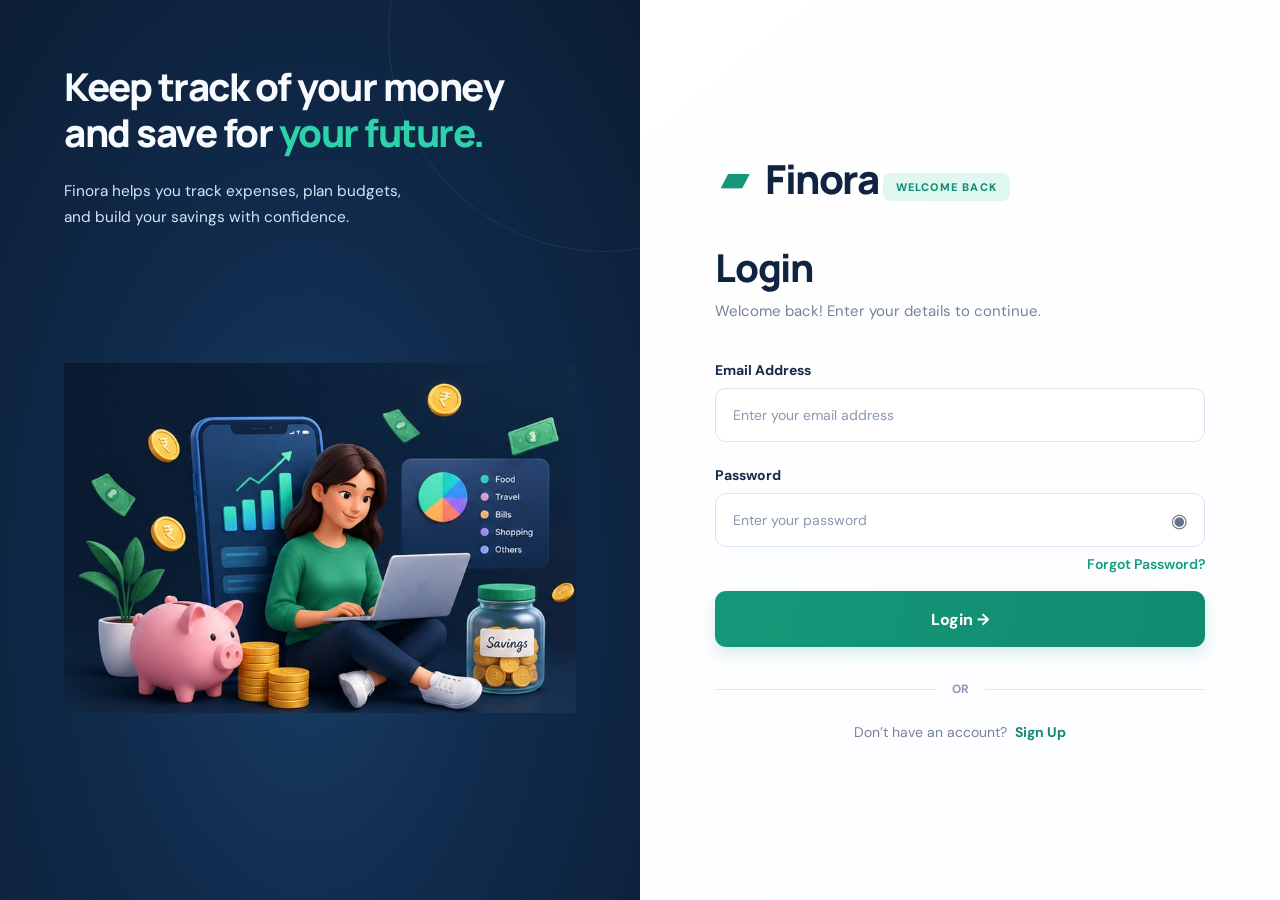
<file: src/main/resources/static/login.html>
<!DOCTYPE html>
<html lang="en">
<head>
  <meta charset="UTF-8">
  <meta name="viewport" content="width=device-width, initial-scale=1.0">
  <title>Login | Finora</title>
  <link rel="stylesheet" href="auth.css">
</head>
<body class="auth-page login-page">
  <main class="login-layout">
    <section class="login-art-panel">
      <div class="login-art-copy">
        <h1>Keep track of your money<br>and save for <span>your future.</span></h1>
        <p>Finora helps you track expenses, plan budgets,<br class="desktop-break"> and build your savings with confidence.</p>
      </div>
      <div class="login-art-wrap">
        <img src="login-illustration.jpeg" alt="Illustration of a person tracking finances with savings, coins and charts">
      </div>
    </section>

    <section class="login-form-panel">
      <div class="login-form-inner">
        <a class="brand" href="index.html" aria-label="Finora home"><span class="brand-mark" aria-hidden="true">▰</span><span>Finora</span></a>
        <span class="eyebrow">WELCOME BACK</span>
        <h2>Login</h2>
        <p class="intro">Welcome back! Enter your details to continue.</p>
        <form id="loginForm" class="auth-form" novalidate>
          <label for="email">Email Address</label>
          <input id="email" name="email" type="email" placeholder="Enter your email address" autocomplete="email" required>
          <label for="password">Password</label>
          <div class="password-field">
            <input id="password" name="password" type="password" placeholder="Enter your password" autocomplete="current-password" minlength="6" required>
            <button type="button" class="eye-button" data-target="password" aria-label="Show password">◉</button>
          </div>
          <div class="forgot-row">
    <a href="/forgot-password.html">Forgot Password?</a>
</div>
          <p class="form-message" id="loginMessage" role="status" aria-live="polite"></p>
          <button class="submit-button" type="submit">Login <span aria-hidden="true">→</span></button>
        </form>
        <div class="or-divider"><span>OR</span></div>
        <p class="switch-line">Don’t have an account? <a href="signup.html">Sign Up</a></p>
      </div>
    </section>
  </main>
  <script src="auth.js"></script>
</body>
</html>
</file>
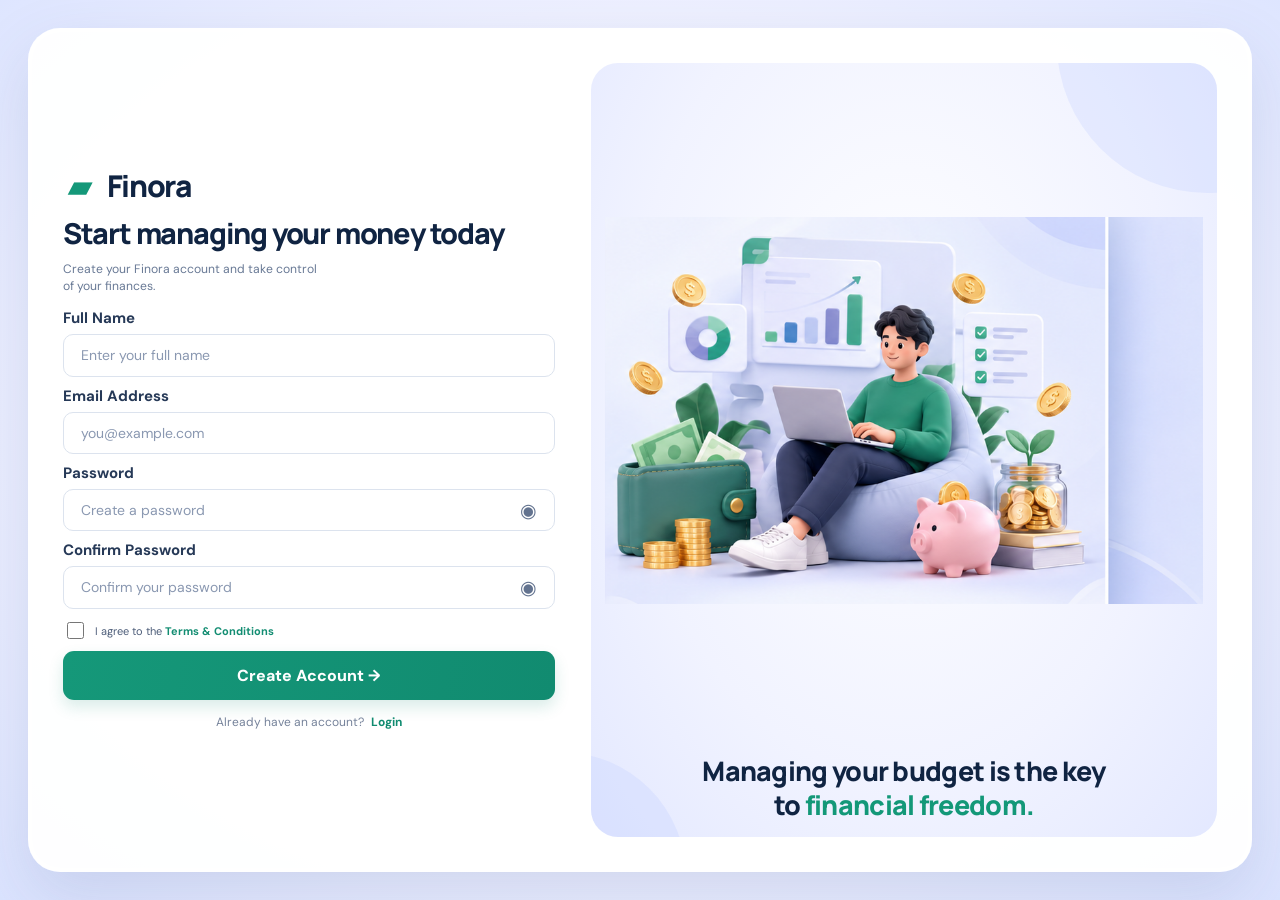
<file: src/main/resources/static/signup.html>
<!DOCTYPE html>
<html lang="en">
<head>
  <meta charset="UTF-8">
  <meta name="viewport" content="width=device-width, initial-scale=1.0">
  <title>Sign Up | Finora</title>
  <link rel="stylesheet" href="auth.css">
</head>
<body class="auth-page signup-page">
  <main class="signup-card">
    <section class="signup-form-panel">
      <a class="brand" href="index.html" aria-label="Finora home"><span class="brand-mark" aria-hidden="true">▰</span><span>Finora</span></a>
      <div class="form-heading">
        <h1>Start managing your money today</h1>
        <p>Create your Finora account and take control<br class="desktop-break"> of your finances.</p>
      </div>
      <form id="signupForm" class="auth-form" novalidate>
        <label for="fullName">Full Name</label>
        <input id="fullName" name="fullName" type="text" placeholder="Enter your full name" autocomplete="name" minlength="2" required>
        <label for="signupEmail">Email Address</label>
        <input id="signupEmail" name="email" type="email" placeholder="you@example.com" autocomplete="email" required>
        <label for="signupPassword">Password</label>
        <div class="password-field">
          <input id="signupPassword" name="password" type="password" placeholder="Create a password" autocomplete="new-password" minlength="8" required>
          <button type="button" class="eye-button" data-target="signupPassword" aria-label="Show password">◉</button>
        </div>
        <label for="confirmPassword">Confirm Password</label>
        <div class="password-field">
          <input id="confirmPassword" name="confirmPassword" type="password" placeholder="Confirm your password" autocomplete="new-password" minlength="8" required>
          <button type="button" class="eye-button" data-target="confirmPassword" aria-label="Show password">◉</button>
        </div>
        <label class="terms-row"><input type="checkbox" id="agreeTerms" required><span>I agree to the <a href="#" id="termsLink">Terms &amp; Conditions</a></span></label>
        <p class="form-message" id="signupMessage" role="status" aria-live="polite"></p>
        <button class="submit-button signup-submit" type="submit">Create Account <span aria-hidden="true">→</span></button>
      </form>
      <p class="switch-line">Already have an account? <a href="login.html">Login</a></p>
    </section>
    <section class="signup-art-panel">
      <div class="signup-art-wrap"><img src="signup-illustration.png" alt="Illustration of a person planning finances with coins, a wallet, charts and a piggy bank"></div>
      <div class="signup-art-copy"><h2>Managing your budget is the key<br>to <span>financial freedom.</span></h2></div>
    </section>
  </main>
  <script src="auth.js"></script>
</body>
</html>
</file>
<file: src/main/resources/static/auth.css>
@import url('https://fonts.googleapis.com/css2?family=DM+Sans:wght@400;500;600;700&family=Manrope:wght@400;500;600;700;800&display=swap');
:root{--navy:#102442;--ink:#132748;--green:#149879;--green2:#20b995;--muted:#74829c;--line:#dce3ee;--white:#fff;--lavender:#edf0ff}
*{box-sizing:border-box}
html,body{margin:0;min-height:100%;font-family:'DM Sans',sans-serif;color:var(--ink)}
body{font-size:14px}
a{color:inherit;text-decoration:none}
button,input{font:inherit}
.auth-page{min-height:100vh}
.brand{display:inline-flex;align-items:center;gap:12px;width:max-content;font:800 34px/1 'Manrope',sans-serif;letter-spacing:-1.4px;color:var(--navy)}
.brand-mark{width:38px;height:38px;display:inline-grid;place-items:center;color:var(--green);font-size:35px;line-height:1;font-weight:800}
.dot{color:var(--green)}
/* LOGIN */
.login-page{background:#fff}
.login-layout{height:100vh;min-height:0;display:grid;grid-template-columns:1fr 1fr;overflow:hidden}
.login-art-panel{background:radial-gradient(ellipse at 48% 66%,#193e65 0,#102b4c 43%,#0c1d34 100%);color:white;padding:clamp(36px,5vw,76px);display:flex;flex-direction:column;justify-content:center;overflow:hidden;position:relative}
.login-art-panel:before{content:"";position:absolute;width:430px;height:430px;border:1px solid rgba(255,255,255,.07);border-radius:50%;right:-180px;top:-180px}
.login-art-copy{position:relative;z-index:1;max-width:600px}
.login-art-copy h1{font:800 clamp(30px,3vw,48px)/1.2 'Manrope',sans-serif;letter-spacing:-1.5px;margin:0 0 22px;color:#f7faff}
.login-art-copy h1 span{color:#2ed2aa}
.login-art-copy p{font-size:clamp(14px,1.2vw,18px);line-height:1.7;color:#d5e4f7;max-width:500px;margin:0}
.login-art-wrap{position:relative;z-index:1;display:flex;align-items:center;justify-content:center;flex:1;min-height:0;width:100%;margin-top:10px}
.login-art-wrap img{display:block;width:100%;height:100%;max-height:none;object-fit:contain;object-position:center;mix-blend-mode:normal}
.login-form-panel{display:flex;align-items:center;justify-content:center;padding:35px clamp(28px,5vw,88px);background:linear-gradient(140deg,#fff 0%,#fcfdff 100%)}
.login-form-inner{width:min(490px,100%)}
.login-form-inner .brand{margin-bottom:48px;font-size:40px}
.eyebrow{display:inline-block;color:#138b70;background:#e0f7ef;border-radius:8px;padding:7px 13px;font-size:11px;font-weight:800;letter-spacing:1.2px;margin-bottom:14px}
.login-form-inner h2{font:800 clamp(34px,3vw,46px)/1.1 'Manrope',sans-serif;letter-spacing:-1.2px;margin:0 0 10px;color:#102442}
.intro{font-size:15px;line-height:1.6;color:var(--muted);margin:0 0 38px}
.auth-form label:not(.terms-row){display:block;font-weight:700;color:#172b48;margin:0 0 9px;font-size:14px}
.auth-form>input,.password-field input{width:100%;height:54px;border:1px solid var(--line);border-radius:11px;padding:0 17px;background:#fff;color:#142747;outline:none;transition:border-color .2s,box-shadow .2s}
.auth-form>input{margin-bottom:24px}
.auth-form input::placeholder{color:#8a98b1}
.auth-form>input:focus,.password-field input:focus{border-color:var(--green);box-shadow:0 0 0 3px rgba(20,152,121,.11)}
.password-field{position:relative;margin-bottom:8px}
.password-field input{padding-right:50px}
.eye-button{position:absolute;right:9px;top:50%;transform:translateY(-50%);width:34px;height:34px;border:0;background:transparent;color:#63738f;cursor:pointer;font-size:19px}
.forgot-row{text-align:right;margin:14px 0 27px}
.forgot-row a,.switch-line a{color:#108b70;font-weight:700}
.submit-button{width:100%;height:56px;border:0;border-radius:11px;background:linear-gradient(100deg,#159879,#118b70);color:#fff;font-size:16px;font-weight:800;cursor:pointer;box-shadow:0 7px 15px rgba(17,139,112,.16);transition:transform .2s,filter .2s}
.submit-button:hover{filter:brightness(1.05);transform:translateY(-1px)}
.or-divider{display:flex;align-items:center;gap:16px;color:#8a98b1;font-size:12px;font-weight:700;margin:34px 0 26px}
.or-divider:before,.or-divider:after{content:"";height:1px;background:#e1e6ef;flex:1}
.switch-line{text-align:center;color:#75829a;margin:0;font-size:14px}
.switch-line a{margin-left:4px}
.form-message{min-height:0;margin:7px 0;font-size:12px;line-height:1.4}
.form-message:empty{display:none}
.form-message.error{color:#c64151}.form-message.success{color:#118263}
.small-note{display:none}
.mobile-brand{display:none}
/* SIGN UP */
.signup-page{height:100vh;min-height:0;overflow:hidden;background:radial-gradient(ellipse at 50% 48%,#fff 0,#eef0ff 64%,#dce4ff 100%);padding:clamp(12px,2.2vw,34px);display:grid;place-items:center;box-sizing:border-box}
.signup-card{width:min(1500px,100%);height:100%;min-height:0;max-height:none;display:grid;grid-template-columns:minmax(390px,.88fr) minmax(0,1.12fr);gap:clamp(20px,2.8vw,44px);padding:clamp(20px,2.4vw,38px);border:4px solid rgba(255,255,255,.9);border-radius:32px;background:rgba(255,255,255,.96);box-shadow:0 25px 65px rgba(64,84,150,.16);overflow:hidden}
.signup-form-panel{width:100%;max-width:510px;min-width:0;margin:auto}
.signup-form-panel .brand{font-size:30px;margin-bottom:clamp(12px,1.6vh,20px)}
.signup-form-panel .brand-mark{width:32px;height:32px;font-size:30px}
.form-heading h1{font:800 clamp(25px,2.25vw,35px)/1.12 'Manrope',sans-serif;letter-spacing:-1.2px;color:#102442;margin:0 0 12px}
.form-heading p{font-size:clamp(12px,.95vw,15px);line-height:1.4;color:#687995;margin:0 0 clamp(10px,1.5vh,17px)}
.signup-form-panel form>label:not(.terms-row){display:block;font-size:12px;font-weight:700;color:#263957;margin:clamp(6px,1vh,10px) 0 4px}
.signup-form-panel form>input,.signup-form-panel .password-field input{height:clamp(36px,4.7vh,44px);border-radius:10px;font-size:12px}
.signup-form-panel form>input{margin-bottom:0}
.signup-form-panel .password-field{margin-bottom:0}
.signup-form-panel .password-field input{padding-right:44px}
.signup-form-panel .terms-row{display:flex;align-items:center;gap:8px;margin:clamp(8px,1.2vh,12px) 0 8px;font-size:11px;color:#4d5d79}
.terms-row input{width:17px;height:17px;accent-color:var(--green);flex-shrink:0}
.terms-row a{color:#138d72;font-weight:700}
.signup-submit{height:clamp(42px,5.5vh,49px);margin-top:1px}
.signup-form-panel .switch-line{margin-top:clamp(10px,1.5vh,15px);font-size:12px;white-space:nowrap}
.signup-art-panel{position:relative;min-width:0;min-height:0;border-radius:27px;background:radial-gradient(ellipse at 50% 40%,#fff 0%,#f1f3ff 62%,#e3e8ff 100%);display:flex;flex-direction:column;align-items:center;justify-content:center;overflow:hidden;padding:12px 14px 16px}
.signup-art-panel:before,.signup-art-panel:after{content:"";position:absolute;border-radius:50%;background:rgba(188,202,255,.27);pointer-events:none}
.signup-art-panel:before{width:300px;height:300px;right:-140px;top:-170px}
.signup-art-panel:after{width:250px;height:250px;left:-155px;bottom:-165px}
.signup-art-wrap{position:relative;z-index:1;width:100%;height:72%;flex:1;display:flex;align-items:center;justify-content:center;min-height:0}
.signup-art-wrap img{display:block;width:100%;height:100%;object-fit:contain;object-position:center}
.signup-art-copy{position:relative;z-index:1;text-align:center;margin-top:8px;max-width:520px}
.signup-art-copy h2{font:800 clamp(20px,2.1vw,31px)/1.25 'Manrope',sans-serif;letter-spacing:-.7px;color:#102442;margin:0}
.signup-art-copy h2 span{color:#139878}
@media(max-width:1050px){
 .login-layout{grid-template-columns:.95fr 1.05fr}
 .login-art-panel{padding:36px}
 .login-form-panel{padding:30px}
 .signup-card{grid-template-columns:minmax(360px,.95fr) minmax(0,1.05fr);gap:24px;padding:28px}
}
@media(max-width:760px){
 .login-layout{height:auto;min-height:100vh;overflow:visible;display:flex;flex-direction:column}
 .login-art-panel{min-height:310px;padding:30px 24px 18px}
 .login-art-copy h1{font-size:30px}
 .login-art-copy p{font-size:14px}
 .login-art-wrap{height:210px;flex:none;margin-top:0}
 .login-art-wrap img{max-height:220px}
 .login-form-panel{padding:32px 24px 40px}
 .login-form-inner .brand{display:none}
 .intro{margin-bottom:25px}
 .auth-form>input{margin-bottom:18px}
 .signup-page{height:auto;min-height:100vh;overflow:visible;padding:12px;display:block}
 .signup-card{height:auto;min-height:0;max-height:none;display:flex;flex-direction:column;padding:24px 20px;border-radius:24px;gap:22px}
 .signup-form-panel{max-width:520px}
 .signup-form-panel .brand{margin-bottom:24px}
 .form-heading h1{font-size:30px}
 .signup-art-panel{min-height:350px;padding:10px 12px 22px}
 .signup-art-wrap{height:300px;flex:none}
 .signup-art-copy h2{font-size:22px}
 .signup-form-panel .switch-line{white-space:normal}
}
@media(max-height:800px) and (min-width:761px){
 .signup-page{padding:12px}
 .signup-card{padding:18px 26px;gap:24px}
 .signup-form-panel .brand{margin-bottom:12px}
 .form-heading h1{font-size:clamp(24px,2vw,31px);margin-bottom:8px}
 .form-heading p{margin-bottom:10px}
 .signup-form-panel form>label:not(.terms-row){margin:6px 0 4px}
 .signup-form-panel form>input,.signup-form-panel .password-field input{height:38px}
 .signup-form-panel .terms-row{margin:8px 0 7px}
 .signup-submit{height:44px}
 .signup-form-panel .switch-line{margin-top:10px}
 .signup-art-copy h2{font-size:clamp(19px,1.8vw,26px)}
}
@media(max-height:700px) and (min-width:761px){
 .login-art-panel{padding-top:28px;padding-bottom:28px}
 .login-art-copy h1{font-size:32px;margin-bottom:12px}
 .login-art-wrap img{max-height:360px}
 .login-form-inner .brand{margin-bottom:25px}
 .intro{margin-bottom:22px}
 .auth-form>input{height:47px;margin-bottom:17px}
 .password-field input{height:47px}
 .forgot-row{margin:10px 0 16px}
 .submit-button{height:49px}
 .or-divider{margin:22px 0 17px}
 .signup-card{min-height:0}
}/* SIGNUP: Bigger and clearer field labels */
.signup-form-panel .auth-form > label:not(.terms-row) {
    font-size: 15px;
    font-weight: 700;
    margin-bottom: 6px;
}

/* Signup input text and placeholder */
.signup-form-panel .auth-form > input,
.signup-form-panel .auth-form .password-field input {
    font-size: 14px;
}

/* Placeholder text */
.signup-form-panel .auth-form input::placeholder {
    font-size: 14px;
}

/* Make field names easier to read on smaller screens */
@media (max-width: 760px) {
    .signup-form-panel .auth-form > label:not(.terms-row) {
        font-size: 15px;
    }
}/* Forgot Password link */
.forgot-row {
    display: flex;
    justify-content: flex-end;
    margin: 8px 0 18px;
}

.forgot-row a {
    color: #119b80;
    font-size: 14px;
    font-weight: 600;
    text-decoration: none;
    transition: color 0.2s ease;
}

.forgot-row a:hover {
    color: #0d806b;
    text-decoration: underline;
}
</file>
